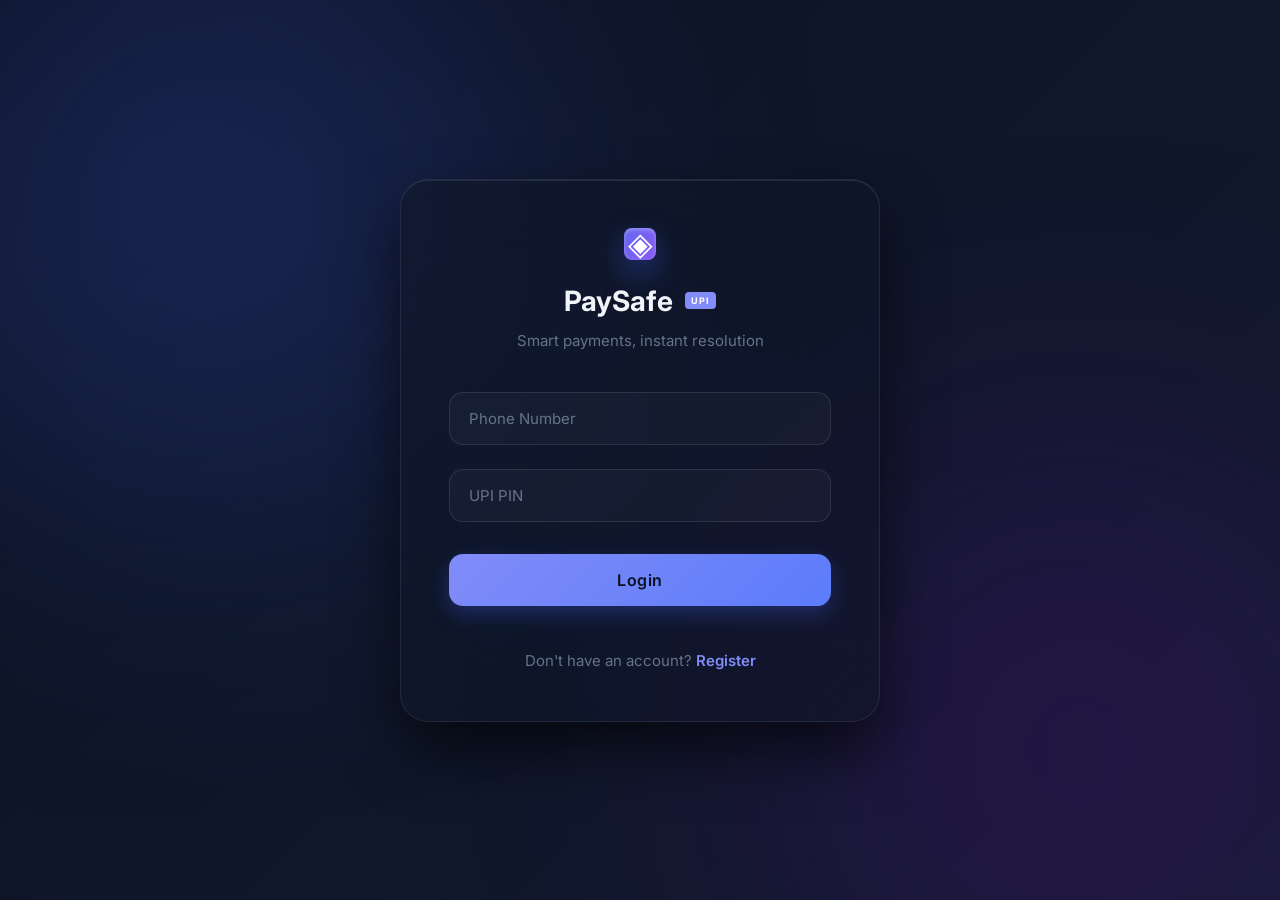
<file: static/index.html>
<!DOCTYPE html>
<html lang="en">

<head>
    <meta charset="UTF-8">
    <meta name="viewport" content="width=device-width, initial-scale=1.0">
    <title>PaySafe UPI — Smart Payments</title>
    <meta name="description" content="PaySafe UPI — A premium UPI payment app with smart dispute resolution">
    <link rel="preconnect" href="https://fonts.googleapis.com">
    <link rel="preconnect" href="https://fonts.gstatic.com" crossorigin>
    <link href="https://fonts.googleapis.com/css2?family=Inter:wght@300;400;500;600;700;800&display=swap"
        rel="stylesheet">
    <link rel="stylesheet" href="/static/style.css">
</head>

<body>
    <!-- ═══════════════ TOAST CONTAINER ═══════════════ -->
    <div id="toast-container"></div>

    <!-- ═══════════════ AUTH VIEW ═══════════════ -->
    <div id="auth-view" class="auth-wrapper">
        <div class="auth-container">
            <div class="auth-brand">
                <div class="nav-logo auth-logo"><span class="logo-icon">◈</span></div>
                <h1>PaySafe <span class="nav-badge auth-badge">UPI</span></h1>
                <p>Smart payments, instant resolution</p>
            </div>

            <!-- Login Form -->
            <form id="login-form" class="auth-form">
                <div class="form-group">
                    <input type="tel" id="login-phone" placeholder="e.g. 9876543210" required>
                    <label>Phone Number</label>
                </div>
                <div class="form-group">
                    <input type="password" id="login-pin" placeholder="4 or 6 digit PIN" required pattern="[0-9]{4,6}">
                    <label>UPI PIN</label>
                </div>
                <button type="submit" class="btn btn-primary w-100">Login</button>
                <div class="auth-switch">
                    Don't have an account? <a href="#" id="show-register">Register</a>
                </div>
            </form>

            <!-- Register Form -->
            <form id="register-form" class="auth-form hidden">
                <div class="form-group">
                    <input type="text" id="reg-name" placeholder="John Doe" required>
                    <label>Full Name</label>
                </div>
                <div class="form-group">
                    <input type="tel" id="reg-phone" placeholder="9876543210" required>
                    <label>Phone Number</label>
                </div>
                <div class="form-group">
                    <input type="email" id="reg-email" placeholder="john@example.com">
                    <label>Email Address</label>
                </div>
                <div class="form-group">
                    <input type="number" id="reg-balance" placeholder="5000" min="0" step="1" required>
                    <label>Opening Balance (₹)</label>
                </div>
                <div class="form-group">
                    <input type="password" id="reg-pin" placeholder="Enter a secure PIN" required pattern="[0-9]{4,6}">
                    <label>Set UPI PIN</label>
                </div>
                <button type="submit" class="btn btn-primary w-100">Create Account</button>
                <div class="auth-switch">
                    Already have an account? <a href="#" id="show-login">Login</a>
                </div>
            </form>
        </div>
    </div>

    <!-- ═══════════════ MAIN APP VIEW ═══════════════ -->
    <div id="main-app-view" class="hidden">

        <!-- ═══════════════ NAVIGATION ═══════════════ -->
        <nav id="main-nav">
            <div class="nav-brand">
                <div class="nav-logo">
                    <span class="logo-icon">◈</span>
                </div>
                <span class="nav-title">PaySafe</span>
                <span class="nav-badge">UPI</span>
            </div>
            <div class="nav-links">
                <a href="#" class="nav-link active" data-view="home" id="nav-home">
                    <span class="nav-link-icon">🏠</span>
                    <span>Home</span>
                </a>
                <a href="#" class="nav-link" data-view="history" id="nav-history">
                    <span class="nav-link-icon">📋</span>
                    <span>History</span>
                </a>
                <a href="#" class="nav-link" data-view="disputes" id="nav-disputes">
                    <span class="nav-link-icon">🛡️</span>
                    <span>Disputes</span>
                </a>

            </div>
            <div class="nav-user" id="nav-user-info">
                <div class="notif-wrapper" id="notif-wrapper">
                    <button class="notif-bell" id="notif-bell" title="Notifications">
                        🔔
                        <span class="notif-badge hidden" id="notif-badge">0</span>
                    </button>
                    <div class="notif-dropdown hidden" id="notif-dropdown">
                        <div class="notif-header">
                            <span class="notif-title">Notifications</span>
                            <div class="notif-actions">
                                <button class="notif-mark-read" id="notif-mark-read" title="Mark all read">✓</button>
                                <button class="notif-logout" id="nav-logout" title="Logout">🚪 Logout</button>
                            </div>
                        </div>
                        <div class="notif-list" id="notif-list">
                            <div class="notif-empty">No notifications yet</div>
                        </div>
                    </div>
                </div>
                <div class="nav-avatar" id="nav-avatar">N</div>
            </div>
        </nav>

        <!-- ═══════════════ MAIN CONTENT ═══════════════ -->
        <main id="app-content">

            <!-- ──── HOME VIEW ──── -->
            <section id="view-home" class="view active">
                <!-- Balance Card -->
                <div class="balance-card" id="balance-card">
                    <div class="balance-greeting">
                        <span class="wave-emoji">👋</span>
                        <span>Hello, <strong id="home-username">—</strong></span>
                    </div>
                    <div class="balance-label">Available Balance</div>
                    <div class="balance-amount" id="home-balance">₹ —</div>
                    <div class="balance-upi" id="home-upi">—</div>
                </div>

                <!-- Pay Button -->
                <div class="pay-section">
                    <button class="pay-button" id="btn-pay">
                        <span class="pay-icon">⟐</span>
                        <span>Pay</span>
                    </button>
                </div>

                <!-- Merchants Grid -->
                <div class="section-header">
                    <h2>Quick Pay</h2>
                </div>
                <div class="merchants-grid" id="merchants-grid">
                    <!-- Populated by JS -->
                </div>

                <!-- Recent Transactions -->
                <div class="section-header">
                    <h2>Recent Activity</h2>
                    <a href="#" class="see-all" data-view="history">See all →</a>
                </div>
                <div class="transactions-list" id="home-transactions">
                    <!-- Populated by JS -->
                </div>
            </section>

            <!-- ──── PAY VIEW (Drawer/Modal) ──── -->
            <div id="pay-overlay" class="overlay hidden">
                <div class="pay-drawer">
                    <!-- Step 1: Enter Amount -->
                    <div id="pay-step-1" class="pay-step active">
                        <div class="drawer-header">
                            <button class="btn-back" id="pay-close">✕</button>
                            <h3>Pay to</h3>
                        </div>
                        <div class="pay-merchant-info" id="pay-merchant-info">
                            <div class="pay-merchant-icon" id="pay-merchant-icon">🏪</div>
                            <div>
                                <div class="pay-merchant-name" id="pay-merchant-name">Merchant</div>
                                <div class="pay-merchant-upi" id="pay-merchant-upi">merchant@upi</div>
                            </div>
                        </div>
                        <div class="amount-input-wrap">
                            <span class="rupee-sign">₹</span>
                            <input type="number" id="pay-amount" class="amount-input" placeholder="0" min="1"
                                step="0.01" autofocus>
                        </div>
                        <button class="btn-primary" id="btn-proceed-pin">Proceed to Pay</button>
                    </div>

                    <!-- Step 2: Enter PIN -->
                    <div id="pay-step-2" class="pay-step">
                        <div class="drawer-header">
                            <button class="btn-back" id="pin-back">←</button>
                            <h3>Enter UPI PIN</h3>
                        </div>
                        <p class="pin-hint">Enter your 4-digit UPI PIN to confirm payment</p>
                        <div class="pin-dots" id="pin-dots">
                            <div class="pin-dot"></div>
                            <div class="pin-dot"></div>
                            <div class="pin-dot"></div>
                            <div class="pin-dot"></div>
                        </div>
                        <input type="password" id="pin-input" class="pin-hidden-input" maxlength="4" inputmode="numeric"
                            pattern="[0-9]*">
                        <div class="pin-keypad" id="pin-keypad">
                            <button class="key" data-key="1">1</button>
                            <button class="key" data-key="2">2</button>
                            <button class="key" data-key="3">3</button>
                            <button class="key" data-key="4">4</button>
                            <button class="key" data-key="5">5</button>
                            <button class="key" data-key="6">6</button>
                            <button class="key" data-key="7">7</button>
                            <button class="key" data-key="8">8</button>
                            <button class="key" data-key="9">9</button>
                            <button class="key key-empty"></button>
                            <button class="key" data-key="0">0</button>
                            <button class="key key-delete" data-key="del">⌫</button>
                        </div>
                    </div>

                    <!-- Step 3: Result -->
                    <div id="pay-step-3" class="pay-step">
                        <div class="pay-result" id="pay-result">
                            <div class="result-icon" id="result-icon">✓</div>
                            <div class="result-title" id="result-title">Payment Successful!</div>
                            <div class="result-amount" id="result-amount">₹ 0</div>
                            <div class="result-to" id="result-to">to Merchant</div>
                            <div class="result-txn" id="result-txn">TXN ID: —</div>
                            <div class="result-status-badge" id="result-status-badge">SUCCESS</div>
                            <button class="btn-primary" id="btn-done">Done</button>
                        </div>
                    </div>
                </div>
            </div>

            <!-- ──── DISPUTE MODAL (Replaces Native Prompt) ──── -->
            <div id="dispute-overlay" class="overlay hidden">
                <div class="pay-drawer">
                    <div class="drawer-header">
                        <button class="btn-back" id="dispute-close">✕</button>
                        <h3>Raise Dispute</h3>
                    </div>
                    <p style="color: var(--text-muted); font-size: 14px; margin-bottom: 16px;">
                        The AI agent will analyze this transaction automatically. Please tell us what went wrong.
                    </p>
                    <div class="form-group" style="margin-bottom: 24px;">
                        <input type="text" id="dispute-reason" value="Money debited but service/product not received"
                            style="width: 100%; box-sizing: border-box; background: rgba(255,255,255,0.05); color: white; border: 1px solid rgba(255,255,255,0.1); padding: 14px; border-radius: 12px; font-size: 14px;">
                    </div>
                    <button class="btn-primary" id="btn-submit-dispute" style="width: 100%;">Submit Dispute</button>
                </div>
            </div>

            <!-- ──── HISTORY VIEW ──── -->
            <section id="view-history" class="view">
                <div class="view-header">
                    <h1>Transaction History</h1>
                    <p class="subtitle">All your payments in one place</p>
                </div>
                <div class="filter-bar" id="filter-bar">
                    <button class="filter-chip active" data-filter="all">All</button>
                    <button class="filter-chip" data-filter="SUCCESS">Success</button>
                    <button class="filter-chip" data-filter="FAILED">Failed</button>
                    <button class="filter-chip" data-filter="DEBITED">Debited</button>
                </div>
                <div class="transactions-list full" id="history-transactions">
                    <!-- Populated by JS -->
                </div>
            </section>

            <!-- ──── DISPUTES VIEW ──── -->
            <section id="view-disputes" class="view">
                <div class="view-header">
                    <h1>Disputes</h1>
                    <p class="subtitle">Track and resolve your disputed transactions</p>
                </div>
                <div class="disputes-list" id="disputes-list">
                    <!-- Populated by JS -->
                </div>
                <div class="empty-state hidden" id="disputes-empty">
                    <div class="empty-icon">🛡️</div>
                    <h3>No disputes</h3>
                    <p>All your transactions are in good shape!</p>
                </div>
            </section>


        </main>
    </div>

    <script src="/static/app.js"></script>
</body>

</html>
</file>
<file: static/style.css>
/* ═══════════════════════════════════════════════════════════════════════════
   PaySafe UPI — Premium Dark Mode Design System
   ═══════════════════════════════════════════════════════════════════════════
   Aesthetic: Deep navy dark mode with indigo accents, glassmorphic cards,
   and premium fintech feel.
   ═══════════════════════════════════════════════════════════════════════════ */

/* ── CSS Custom Properties ──────────────────────────────────────────────── */
:root {
    /* Backgrounds */
    --bg-primary: #0B1120;
    --bg-secondary: #111827;
    --bg-card: rgba(255, 255, 255, 0.05);
    --bg-card-hover: rgba(255, 255, 255, 0.08);
    --bg-overlay: rgba(0, 0, 0, 0.6);
    --bg-nav: rgba(11, 17, 32, 0.85);

    /* Text */
    --text-primary: #F1F5F9;
    --text-secondary: #94A3B8;
    --text-muted: #64748B;

    /* Accent — vibrant indigo */
    --accent: #818CF8;
    --accent-hover: #6366F1;
    --accent-soft: rgba(129, 140, 248, 0.12);

    /* Status */
    --success: #34D399;
    --success-bg: rgba(52, 211, 153, 0.12);
    --error: #FB7185;
    --error-bg: rgba(251, 113, 133, 0.12);
    --warning: #FBBF24;
    --warning-bg: rgba(251, 191, 36, 0.12);
    --info: #818CF8;
    --info-bg: rgba(129, 140, 248, 0.12);

    /* Borders */
    --border-light: rgba(255, 255, 255, 0.08);
    --border-subtle: rgba(255, 255, 255, 0.04);

    /* Shadows — deep blue-tinted */
    --shadow-sm: 0 1px 3px rgba(0, 0, 0, 0.2);
    --shadow-md: 0 4px 14px rgba(0, 0, 0, 0.25);
    --shadow-lg: 0 8px 30px rgba(0, 0, 0, 0.3);
    --shadow-xl: 0 16px 48px rgba(0, 0, 0, 0.35);

    /* Sizing */
    --radius-xs: 8px;
    --radius-sm: 12px;
    --radius: 20px;
    --radius-lg: 24px;
    --radius-xl: 32px;
    --radius-pill: 9999px;
    --nav-height: 64px;
    --max-width: 520px;

    /* Transitions */
    --ease: cubic-bezier(0.25, 0.1, 0.25, 1);
    --ease-out: cubic-bezier(0.0, 0.0, 0.2, 1);
    --ease-spring: cubic-bezier(0.34, 1.56, 0.64, 1);
    --ease-smooth: cubic-bezier(0.4, 0, 0, 1);
    --duration: 0.2s;
    --duration-md: 0.35s;
    --duration-lg: 0.5s;
}

/* ── Reset & Base ───────────────────────────────────────────────────────── */
*,
*::before,
*::after {
    margin: 0;
    padding: 0;
    box-sizing: border-box;
}

html {
    font-size: 16px;
    -webkit-font-smoothing: antialiased;
    -moz-osx-font-smoothing: grayscale;
    scroll-behavior: smooth;
}

body {
    font-family: 'Inter', -apple-system, BlinkMacSystemFont, 'Segoe UI', sans-serif;
    background: linear-gradient(135deg, #0B1120 0%, #0F172A 50%, #131B2E 100%);
    color: var(--text-primary);
    min-height: 100vh;
    line-height: 1.5;
}

a {
    color: inherit;
    text-decoration: none;
}

button {
    cursor: pointer;
    border: none;
    font-family: inherit;
    background: none;
}

input {
    font-family: inherit;
}

/* ── Utility Classes ────────────────────────────────────────────────────── */
.hidden {
    display: none !important;
}

/* ── Auth View ──────────────────────────────────────────────────────────── */
.auth-wrapper {
    min-height: 100vh;
    width: 100vw;
    display: flex;
    align-items: center;
    justify-content: center;
    padding: 24px;
    background: var(--bg-dark);
    position: relative;
    overflow: hidden;
    z-index: 9999;
}

/* Background animated glowing orbs */
.auth-wrapper::before,
.auth-wrapper::after {
    content: '';
    position: absolute;
    width: 600px;
    height: 600px;
    border-radius: 50%;
    filter: blur(140px);
    z-index: -1;
    animation: authOrbFloat 20s infinite alternate cubic-bezier(0.4, 0, 0.2, 1);
}

.auth-wrapper::before {
    background: rgba(67, 97, 238, 0.25);
    /* Accent blue */
    top: -100px;
    left: -100px;
}

.auth-wrapper::after {
    background: rgba(114, 9, 183, 0.2);
    /* Deep purple */
    bottom: -150px;
    right: -100px;
    animation-delay: -10s;
}

@keyframes authOrbFloat {
    0% {
        transform: translate(0, 0) scale(1);
    }

    50% {
        transform: translate(150px, 100px) scale(1.1);
    }

    100% {
        transform: translate(-50px, 200px) scale(0.9);
    }
}

.auth-container {
    background: rgba(15, 23, 41, 0.6);
    border: 1px solid rgba(255, 255, 255, 0.08);
    border-radius: 28px;
    padding: 48px;
    width: 100%;
    max-width: 480px;
    box-shadow: 0 30px 60px rgba(0, 0, 0, 0.6),
        inset 0 1px 0 rgba(255, 255, 255, 0.1);
    backdrop-filter: blur(40px);
    -webkit-backdrop-filter: blur(40px);
    animation: authFadeUp 0.6s cubic-bezier(0.16, 1, 0.3, 1) forwards;
}

.auth-brand {
    text-align: center;
    margin-bottom: 40px;
}

.auth-logo {
    width: 64px;
    height: 64px;
    background: linear-gradient(135deg, var(--accent), #7209b7);
    border-radius: 20px;
    margin: 0 auto 20px;
    display: flex;
    align-items: center;
    justify-content: center;
    box-shadow: 0 12px 30px rgba(67, 97, 238, 0.4),
        inset 0 2px 4px rgba(255, 255, 255, 0.3);
}

.auth-logo .logo-icon {
    font-size: 32px;
    color: white;
}

.auth-brand h1 {
    font-size: 28px;
    margin-bottom: 8px;
    display: flex;
    align-items: center;
    justify-content: center;
    gap: 12px;
}

.auth-badge {
    font-size: 11px;
    padding: 4px 8px;
}

.auth-brand p {
    color: var(--text-muted);
    font-size: 15px;
    line-height: 1.5;
}

.auth-form {
    display: flex;
    flex-direction: column;
    gap: 20px;
}

/* Premium Floating Label Inputs */
.auth-form .form-group {
    position: relative;
    margin-bottom: 4px;
}

.auth-form .form-group label {
    position: absolute;
    top: 50%;
    left: 16px;
    transform: translateY(-50%);
    font-size: 15px;
    color: var(--text-muted);
    pointer-events: none;
    transition: all 0.2s cubic-bezier(0.4, 0, 0.2, 1);
    background: transparent;
    padding: 0 4px;
}

.auth-form input {
    width: 100%;
    padding: 24px 16px 8px 16px;
    /* Space for floating label */
    background: rgba(255, 255, 255, 0.03);
    border: 1px solid rgba(255, 255, 255, 0.1);
    border-radius: 14px;
    color: white;
    font-size: 15px;
    transition: all 0.2s ease;
}

.auth-form input::placeholder {
    color: transparent;
    /* Hide native placeholder */
}

.auth-form input:focus {
    background: rgba(255, 255, 255, 0.06);
    border-color: var(--accent);
    box-shadow: 0 0 0 4px rgba(67, 97, 238, 0.15);
    outline: none;
}

/* Floating label active state */
.auth-form input:focus~label,
.auth-form input:not(:placeholder-shown)~label,
.auth-form input:-webkit-autofill~label,
.auth-form input:is(:-webkit-autofill, :autofill)~label {
    top: 14px !important;
    font-size: 11px !important;
    color: var(--accent);
    font-weight: 600;
    text-transform: uppercase;
    letter-spacing: 0.5px;
}

/* Fix iOS/Webkit Autofill styling overriding dark mode */
.auth-form input:-webkit-autofill,
.auth-form input:-webkit-autofill:hover,
.auth-form input:-webkit-autofill:focus,
.auth-form input:-webkit-autofill:active {
    -webkit-box-shadow: 0 0 0 50px #1a233b inset !important;
    -webkit-text-fill-color: white !important;
    transition: background-color 5000s ease-in-out 0s;
}

.auth-form input:not(:focus):not(:placeholder-shown)~label {
    color: var(--text-muted);
}

.auth-form .btn {
    padding: 16px;
    font-size: 16px;
    font-weight: 600;
    margin-top: 8px;
    border-radius: 14px;
    letter-spacing: 0.5px;
    background: linear-gradient(135deg, var(--accent), #5c7cfa);
    box-shadow: 0 8px 20px rgba(67, 97, 238, 0.3);
}

.auth-form .btn:hover {
    transform: translateY(-2px);
    box-shadow: 0 12px 24px rgba(67, 97, 238, 0.4);
}

.auth-switch {
    text-align: center;
    margin-top: 24px;
    font-size: 15px;
    color: var(--text-muted);
}

.auth-switch a {
    color: var(--accent);
    text-decoration: none;
    font-weight: 600;
    transition: color 0.2s ease;
}

.auth-switch a:hover {
    color: #5c7cfa;
}

.w-100 {
    width: 100%;
}

@keyframes authFadeUp {
    from {
        opacity: 0;
        transform: translateY(30px) scale(0.98);
    }

    to {
        opacity: 1;
        transform: translateY(0) scale(1);
    }
}

/* Base hidden state for the app container to prevent bleed-through */
#main-app-view.hidden {
    display: none !important;
}

/* ── Navigation ─────────────────────────────────────────────────────────── */
#main-nav {
    position: fixed;
    top: 0;
    left: 0;
    right: 0;
    height: var(--nav-height);
    background: var(--bg-nav);
    backdrop-filter: blur(20px);
    -webkit-backdrop-filter: blur(20px);
    border-bottom: 1px solid var(--border-light);
    display: flex;
    align-items: center;
    justify-content: space-between;
    padding: 0 32px;
    z-index: 100;
}

.nav-brand {
    display: flex;
    align-items: center;
    gap: 8px;
}

.nav-logo {
    width: 32px;
    height: 32px;
    background: linear-gradient(135deg, #6366F1, #8B5CF6);
    border-radius: var(--radius-xs);
    display: flex;
    align-items: center;
    justify-content: center;
    font-size: 16px;
    color: white;
}

.nav-title {
    font-size: 18px;
    font-weight: 700;
    color: var(--text-primary);
    letter-spacing: -0.4px;
}

.nav-badge {
    font-size: 9px;
    font-weight: 700;
    background: var(--accent);
    color: white;
    padding: 2px 6px;
    border-radius: 4px;
    letter-spacing: 1px;
    text-transform: uppercase;
}

.nav-links {
    display: flex;
    gap: 2px;
}

.nav-link {
    display: flex;
    align-items: center;
    gap: 6px;
    padding: 8px 14px;
    border-radius: var(--radius-pill);
    font-size: 14px;
    font-weight: 500;
    color: var(--text-secondary);
    transition: all var(--duration) var(--ease);
    position: relative;
}

.nav-link:hover {
    color: var(--text-primary);
    background: var(--bg-card);
}

.nav-link.active {
    color: var(--text-primary);
    background: var(--bg-card);
    font-weight: 600;
}

.nav-link.active::after {
    display: none;
}

.nav-link-icon {
    font-size: 15px;
}

.nav-user {
    display: flex;
    align-items: center;
}

.nav-avatar {
    width: 34px;
    height: 34px;
    border-radius: 50%;
    background: linear-gradient(135deg, #6366F1, #8B5CF6);
    display: flex;
    align-items: center;
    justify-content: center;
    font-weight: 600;
    font-size: 14px;
    color: white;
}

/* ── Notification Bell ─────────────────────────────────────────────────── */
.notif-wrapper {
    position: relative;
    margin-right: 12px;
}

.notif-bell {
    background: none;
    border: none;
    font-size: 20px;
    cursor: pointer;
    position: relative;
    padding: 4px;
    line-height: 1;
    transition: transform 0.2s;
}

.notif-bell:hover {
    transform: scale(1.15);
}

.notif-badge {
    position: absolute;
    top: -2px;
    right: -4px;
    background: var(--error);
    color: white;
    font-size: 10px;
    font-weight: 700;
    min-width: 16px;
    height: 16px;
    border-radius: 10px;
    display: flex;
    align-items: center;
    justify-content: center;
    padding: 0 4px;
    animation: badge-pulse 2s ease-in-out infinite;
}

@keyframes badge-pulse {

    0%,
    100% {
        transform: scale(1);
    }

    50% {
        transform: scale(1.1);
    }
}

.notif-dropdown {
    position: absolute;
    top: calc(100% + 10px);
    right: -40px;
    width: 360px;
    max-height: 450px;
    /* Dark frosted glass background */
    background: rgba(15, 23, 41, 0.85);
    border: 1px solid rgba(255, 255, 255, 0.1);
    border-radius: var(--radius-lg);
    box-shadow: 0 20px 60px rgba(0, 0, 0, 0.5);
    z-index: 1001;
    overflow: hidden;
    /* Strong blur effect just on the dropdown */
    backdrop-filter: blur(24px);
    -webkit-backdrop-filter: blur(24px);
    animation: notif-slide-down 0.2s ease;
}

.notif-dropdown.hidden {
    display: none;
}

@keyframes notif-slide-down {
    from {
        opacity: 0;
        transform: translateY(-8px);
    }

    to {
        opacity: 1;
        transform: translateY(0);
    }
}



.notif-header {
    display: flex;
    justify-content: space-between;
    align-items: center;
    padding: 14px 16px;
    border-bottom: 1px solid var(--border-light);
}

.notif-title {
    font-size: 14px;
    font-weight: 600;
    color: var(--text-primary);
}

.notif-actions {
    display: flex;
    align-items: center;
    gap: 12px;
}

.notif-mark-read,
.notif-logout {
    background: none;
    border: none;
    font-size: 12px;
    font-weight: 500;
    cursor: pointer;
    transition: color 0.2s;
}

.notif-mark-read {
    color: var(--accent);
}

.notif-mark-read:hover {
    color: #5c7cfa;
}

.notif-logout {
    color: var(--error);
    display: flex;
    align-items: center;
    gap: 4px;
}

.notif-logout:hover {
    color: #ff6b6b;
}

.notif-list {
    max-height: 380px;
    overflow-y: auto;
}

.notif-empty {
    padding: 40px 20px;
    text-align: center;
    color: var(--text-muted);
    font-size: 13px;
}

.notif-item {
    display: flex;
    gap: 12px;
    padding: 12px 16px;
    border-bottom: 1px solid var(--border-light);
    transition: background 0.2s;
    cursor: default;
}

.notif-item:last-child {
    border-bottom: none;
}

.notif-item:hover {
    background: var(--bg-hover);
}

.notif-item.unread {
    background: rgba(67, 97, 238, 0.06);
    border-left: 3px solid var(--accent);
}

.notif-item.read {
    opacity: 0.7;
}

.notif-icon {
    font-size: 20px;
    flex-shrink: 0;
    margin-top: 2px;
}

.notif-content {
    flex: 1;
    min-width: 0;
}

.notif-item-title {
    font-size: 13px;
    font-weight: 600;
    color: var(--text-primary);
    margin-bottom: 2px;
}

.notif-item-msg {
    font-size: 12px;
    color: var(--text-secondary);
    line-height: 1.4;
    display: -webkit-box;
    -webkit-line-clamp: 2;
    line-clamp: 2;
    -webkit-box-orient: vertical;
    overflow: hidden;
}

.notif-item-time {
    font-size: 11px;
    color: var(--text-muted);
    margin-top: 4px;
}

/* ── Main Content ───────────────────────────────────────────────────────── */
#app-content {
    margin-top: var(--nav-height);
    max-width: var(--max-width);
    margin-left: auto;
    margin-right: auto;
    padding: 32px 16px 100px;
    position: relative;
}

/* ── View Transitions ───────────────────────────────────────────────────── */
.view {
    display: none;
}

.view.active {
    display: block;
    animation: viewEnter var(--duration-lg) var(--ease-smooth) both;
}

.view.exiting {
    animation: viewExit 0.25s var(--ease) forwards;
}

@keyframes viewEnter {
    from {
        opacity: 0;
        transform: translateY(16px) scale(0.98);
        filter: blur(4px);
    }

    60% {
        filter: blur(0px);
    }

    to {
        opacity: 1;
        transform: translateY(0) scale(1);
        filter: blur(0);
    }
}

@keyframes viewExit {
    from {
        opacity: 1;
        transform: translateY(0) scale(1);
    }

    to {
        opacity: 0;
        transform: translateY(-8px) scale(0.99);
    }
}

/* ── Balance Card ───────────────────────────────────────────────────────── */
.balance-card {
    background: linear-gradient(135deg, #6366F1 0%, #8B5CF6 50%, #A78BFA 100%);
    color: white;
    border-radius: var(--radius-xl);
    padding: 32px 28px;
    margin-bottom: 32px;
    position: relative;
    overflow: hidden;
    animation: cardFloat 0.6s var(--ease-spring) both;
    transition: transform 0.3s var(--ease), box-shadow 0.3s var(--ease);
}

.balance-card:hover {
    transform: translateY(-2px);
    box-shadow: 0 20px 40px rgba(99, 102, 241, 0.3);
}

@keyframes cardFloat {
    from {
        opacity: 0;
        transform: translateY(24px) scale(0.96);
    }

    to {
        opacity: 1;
        transform: translateY(0) scale(1);
    }
}

/* Subtle geometric accent — Revolut style */
.balance-card::before {
    content: '';
    position: absolute;
    top: -60%;
    right: -25%;
    width: 300px;
    height: 300px;
    background: rgba(255, 255, 255, 0.04);
    border-radius: 50%;
}

.balance-card::after {
    content: '';
    position: absolute;
    bottom: -50%;
    left: -15%;
    width: 220px;
    height: 220px;
    background: rgba(255, 255, 255, 0.03);
    border-radius: 50%;
}

.balance-greeting {
    font-size: 14px;
    font-weight: 400;
    color: rgba(255, 255, 255, 0.65);
    margin-bottom: 20px;
    position: relative;
    z-index: 1;
}

.balance-greeting strong {
    color: rgba(255, 255, 255, 0.9);
}

.wave-emoji {
    display: inline-block;
    animation: wave 2s ease-in-out infinite;
    transform-origin: 70% 70%;
}

@keyframes wave {

    0%,
    100% {
        transform: rotate(0deg);
    }

    15% {
        transform: rotate(14deg);
    }

    30% {
        transform: rotate(-8deg);
    }

    40% {
        transform: rotate(14deg);
    }

    50% {
        transform: rotate(-4deg);
    }

    60% {
        transform: rotate(10deg);
    }

    70% {
        transform: rotate(0deg);
    }
}

.balance-label {
    font-size: 11px;
    font-weight: 500;
    text-transform: uppercase;
    letter-spacing: 1.5px;
    color: rgba(255, 255, 255, 0.45);
    margin-bottom: 6px;
    position: relative;
    z-index: 1;
}

.balance-amount {
    font-size: 40px;
    font-weight: 700;
    color: white;
    letter-spacing: -1.5px;
    position: relative;
    z-index: 1;
    line-height: 1.1;
}

.balance-upi {
    font-size: 13px;
    color: rgba(255, 255, 255, 0.4);
    margin-top: 10px;
    position: relative;
    z-index: 1;
    font-family: 'Inter', monospace;
}

/* ── Pay Button ─────────────────────────────────────────────────────────── */
.pay-section {
    display: flex;
    justify-content: center;
    margin-bottom: 36px;
    animation: cardFloat 0.7s var(--ease-spring) 0.1s both;
}

.pay-button {
    width: 88px;
    height: 88px;
    border-radius: 50%;
    background: linear-gradient(135deg, #6366F1, #8B5CF6);
    color: white;
    font-size: 14px;
    font-weight: 600;
    display: flex;
    flex-direction: column;
    align-items: center;
    justify-content: center;
    gap: 2px;
    box-shadow: 0 8px 24px rgba(99, 102, 241, 0.35);
    transition: all 0.35s var(--ease-spring);
    position: relative;
    overflow: hidden;
}

/* Ripple effect on click */
.pay-button::before {
    content: '';
    position: absolute;
    width: 100%;
    height: 100%;
    background: radial-gradient(circle, rgba(255, 255, 255, 0.3) 0%, transparent 70%);
    border-radius: 50%;
    transform: scale(0);
    opacity: 0;
    transition: transform 0.5s var(--ease-out), opacity 0.3s;
}

.pay-button:active::before {
    transform: scale(2.5);
    opacity: 1;
    transition: transform 0s, opacity 0s;
}

.pay-button::after {
    content: '';
    position: absolute;
    inset: -4px;
    border-radius: 50%;
    border: 2px solid var(--border-light);
    transition: all 0.4s var(--ease-spring);
}

.pay-button:hover {
    transform: scale(1.08);
    box-shadow: 0 16px 40px rgba(99, 102, 241, 0.45);
}

.pay-button:hover::after {
    inset: -10px;
    border-color: var(--text-muted);
}

.pay-button:active {
    transform: scale(0.92);
    transition-duration: 0.1s;
}

.pay-icon {
    font-size: 24px;
    line-height: 1;
    transition: transform 0.3s var(--ease-spring);
}

.pay-button:hover .pay-icon {
    transform: scale(1.15);
}

/* ── Section Headers ────────────────────────────────────────────────────── */
.section-header {
    display: flex;
    align-items: center;
    justify-content: space-between;
    margin-bottom: 14px;
}

.section-header h2 {
    font-size: 15px;
    font-weight: 600;
    color: var(--text-primary);
    letter-spacing: -0.2px;
}

.see-all {
    font-size: 13px;
    color: var(--accent);
    font-weight: 500;
    transition: opacity var(--duration);
}

.see-all:hover {
    opacity: 0.7;
}

/* ── Merchants Grid ─────────────────────────────────────────────────────── */
.merchants-grid {
    display: grid;
    grid-template-columns: repeat(3, 1fr);
    gap: 10px;
    margin-bottom: 36px;
}

.merchant-card {
    background: var(--bg-card);
    border: none;
    border-radius: var(--radius);
    padding: 18px 12px 14px;
    text-align: center;
    transition: all 0.3s var(--ease-spring);
    cursor: pointer;
    animation: staggerEnter var(--duration-lg) var(--ease-spring) both;
}

/* Staggered entrance for each merchant card */
.merchant-card:nth-child(1) {
    animation-delay: 0.15s;
}

.merchant-card:nth-child(2) {
    animation-delay: 0.2s;
}

.merchant-card:nth-child(3) {
    animation-delay: 0.25s;
}

.merchant-card:nth-child(4) {
    animation-delay: 0.3s;
}

.merchant-card:nth-child(5) {
    animation-delay: 0.35s;
}

.merchant-card:nth-child(6) {
    animation-delay: 0.4s;
}

@keyframes staggerEnter {
    from {
        opacity: 0;
        transform: translateY(16px) scale(0.92);
    }

    to {
        opacity: 1;
        transform: translateY(0) scale(1);
    }
}

.merchant-card:hover {
    background: var(--bg-card-hover);
    transform: translateY(-4px) scale(1.02);
    box-shadow: var(--shadow-md);
}

.merchant-card:active {
    transform: translateY(0) scale(0.95);
    transition-duration: 0.1s;
}

.merchant-icon {
    width: 44px;
    height: 44px;
    border-radius: var(--radius-sm);
    display: flex;
    align-items: center;
    justify-content: center;
    font-size: 22px;
    margin: 0 auto 8px;
}

.merchant-name {
    font-size: 12px;
    font-weight: 600;
    color: var(--text-primary);
    white-space: nowrap;
    overflow: hidden;
    text-overflow: ellipsis;
}

.merchant-category {
    font-size: 11px;
    color: var(--text-muted);
    margin-top: 2px;
}

/* ── Transaction Items ──────────────────────────────────────────────────── */
.transactions-list {
    display: flex;
    flex-direction: column;
    gap: 1px;
}

.txn-item {
    display: flex;
    align-items: center;
    gap: 14px;
    padding: 14px 16px;
    background: var(--bg-primary);
    border-radius: var(--radius-sm);
    transition: all 0.25s var(--ease);
    cursor: default;
    animation: txnSlideIn 0.4s var(--ease-out) both;
}

/* Staggered transaction entrance */
.txn-item:nth-child(1) {
    animation-delay: 0.05s;
}

.txn-item:nth-child(2) {
    animation-delay: 0.1s;
}

.txn-item:nth-child(3) {
    animation-delay: 0.15s;
}

.txn-item:nth-child(4) {
    animation-delay: 0.2s;
}

.txn-item:nth-child(5) {
    animation-delay: 0.25s;
}

.txn-item:nth-child(6) {
    animation-delay: 0.3s;
}

.txn-item:nth-child(7) {
    animation-delay: 0.35s;
}

.txn-item:nth-child(8) {
    animation-delay: 0.4s;
}

@keyframes txnSlideIn {
    from {
        opacity: 0;
        transform: translateX(-12px);
    }

    to {
        opacity: 1;
        transform: translateX(0);
    }
}

.txn-item:hover {
    background: var(--bg-secondary);
    transform: translateX(4px);
}

.txn-icon {
    width: 40px;
    height: 40px;
    border-radius: 50%;
    display: flex;
    align-items: center;
    justify-content: center;
    font-size: 18px;
    flex-shrink: 0;
}

.txn-details {
    flex: 1;
    min-width: 0;
}

.txn-name {
    font-size: 14px;
    font-weight: 600;
    color: var(--text-primary);
}

.txn-time {
    font-size: 12px;
    color: var(--text-muted);
    margin-top: 1px;
}

.txn-right {
    text-align: right;
    flex-shrink: 0;
}

.txn-amount {
    font-size: 14px;
    font-weight: 600;
}

.txn-amount.debit {
    color: var(--text-primary);
}

.txn-status-badge {
    display: inline-block;
    font-size: 10px;
    font-weight: 600;
    padding: 2px 8px;
    border-radius: var(--radius-pill);
    margin-top: 4px;
    text-transform: uppercase;
    letter-spacing: 0.3px;
}

.txn-status-badge.success {
    background: var(--success-bg);
    color: var(--success);
}

.txn-status-badge.failed {
    background: var(--error-bg);
    color: var(--error);
}

.txn-status-badge.debited {
    background: var(--warning-bg);
    color: var(--warning);
}

.txn-status-badge.refunded {
    background: var(--info-bg);
    color: var(--info);
}

/* History items with dispute button */
.txn-item.with-actions {
    flex-wrap: wrap;
}

.txn-actions {
    width: 100%;
    display: flex;
    justify-content: flex-end;
    padding-top: 8px;
    border-top: 1px solid var(--border-subtle);
    margin-top: 8px;
}

.btn-dispute {
    font-size: 12px;
    font-weight: 600;
    color: var(--accent);
    background: var(--accent-soft);
    padding: 5px 14px;
    border-radius: var(--radius-pill);
    transition: all var(--duration) var(--ease);
}

.btn-dispute:hover {
    background: rgba(6, 102, 235, 0.14);
}

.btn-dispute:disabled {
    opacity: 0.4;
    cursor: not-allowed;
}

/* ── Pay Overlay / Drawer ───────────────────────────────────────────────── */
.overlay {
    position: fixed;
    inset: 0;
    background: rgba(0, 0, 0, 0);
    backdrop-filter: blur(0px);
    -webkit-backdrop-filter: blur(0px);
    z-index: 200;
    display: flex;
    align-items: flex-end;
    justify-content: center;
    animation: overlayIn 0.4s var(--ease-smooth) forwards;
}

.overlay.hidden {
    display: none;
}

.overlay.closing {
    animation: overlayOut 0.3s var(--ease) forwards;
}

@keyframes overlayIn {
    from {
        background: rgba(0, 0, 0, 0);
        backdrop-filter: blur(0px);
        -webkit-backdrop-filter: blur(0px);
    }

    to {
        background: rgba(0, 0, 0, 0.35);
        backdrop-filter: blur(8px);
        -webkit-backdrop-filter: blur(8px);
    }
}

@keyframes overlayOut {
    from {
        background: rgba(0, 0, 0, 0.35);
        backdrop-filter: blur(8px);
    }

    to {
        background: rgba(0, 0, 0, 0);
        backdrop-filter: blur(0px);
    }
}

.pay-drawer {
    width: 100%;
    max-width: var(--max-width);
    background: var(--bg-secondary);
    border-radius: var(--radius-xl) var(--radius-xl) 0 0;
    padding: 28px 24px 44px;
    animation: drawerSpringUp 0.5s var(--ease-spring);
    max-height: 90vh;
    overflow-y: auto;
    box-shadow: 0 -8px 40px rgba(0, 0, 0, 0.3);
    border: 1px solid var(--border-light);
    border-bottom: none;
}

.overlay.closing .pay-drawer {
    animation: drawerSlideDown 0.3s var(--ease) forwards;
}

@keyframes drawerSpringUp {
    0% {
        transform: translateY(100%);
        opacity: 0;
    }

    40% {
        opacity: 1;
    }

    100% {
        transform: translateY(0);
    }
}

@keyframes drawerSlideDown {
    from {
        transform: translateY(0);
        opacity: 1;
    }

    to {
        transform: translateY(100%);
        opacity: 0;
    }
}

.pay-step {
    display: none;
}

.pay-step.active {
    display: block;
    animation: stepSlideIn 0.35s var(--ease-smooth) both;
}

@keyframes stepSlideIn {
    from {
        opacity: 0;
        transform: translateX(20px);
    }

    to {
        opacity: 1;
        transform: translateX(0);
    }
}

.drawer-header {
    display: flex;
    align-items: center;
    gap: 14px;
    margin-bottom: 24px;
}

.drawer-header h3 {
    font-size: 17px;
    font-weight: 600;
    letter-spacing: -0.2px;
}

.btn-back {
    width: 36px;
    height: 36px;
    border-radius: 50%;
    background: var(--bg-card);
    color: var(--text-primary);
    font-size: 16px;
    display: flex;
    align-items: center;
    justify-content: center;
    transition: all 0.25s var(--ease-spring);
}

.btn-back:hover {
    background: var(--bg-card-hover);
    transform: scale(1.1);
}

.btn-back:active {
    transform: scale(0.9);
    transition-duration: 0.1s;
}

.pay-merchant-info {
    display: flex;
    align-items: center;
    gap: 14px;
    margin-bottom: 32px;
    padding: 16px;
    background: var(--bg-card);
    border-radius: var(--radius);
}

.pay-merchant-icon {
    width: 44px;
    height: 44px;
    border-radius: var(--radius-sm);
    display: flex;
    align-items: center;
    justify-content: center;
    font-size: 22px;
}

.pay-merchant-name {
    font-size: 15px;
    font-weight: 600;
    color: var(--text-primary);
}

.pay-merchant-upi {
    font-size: 12px;
    color: var(--text-muted);
    margin-top: 2px;
}

/* Amount Input */
.amount-input-wrap {
    display: flex;
    align-items: center;
    justify-content: center;
    gap: 4px;
    margin-bottom: 36px;
}

.rupee-sign {
    font-size: 40px;
    font-weight: 300;
    color: var(--text-muted);
}

.amount-input {
    width: 180px;
    font-size: 48px;
    font-weight: 700;
    color: var(--text-primary);
    background: none;
    border: none;
    outline: none;
    text-align: center;
    letter-spacing: -2px;
    caret-color: var(--accent);
}

.amount-input::placeholder {
    color: var(--bg-card-hover);
}

.amount-input::-webkit-inner-spin-button,
.amount-input::-webkit-outer-spin-button {
    -webkit-appearance: none;
    margin: 0;
}

.amount-input[type=number] {
    -moz-appearance: textfield;
    appearance: textfield;
}

/* Primary Button — Revolut pill style */
.btn-primary {
    width: 100%;
    padding: 16px;
    background: var(--text-primary);
    color: var(--bg-primary);
    font-size: 15px;
    font-weight: 600;
    border-radius: var(--radius-pill);
    transition: all 0.3s var(--ease-spring);
    letter-spacing: -0.1px;
    position: relative;
    overflow: hidden;
}

/* Shimmer on hover */
.btn-primary::after {
    content: '';
    position: absolute;
    top: 0;
    left: -100%;
    width: 100%;
    height: 100%;
    background: linear-gradient(90deg, transparent, rgba(255, 255, 255, 0.12), transparent);
    transition: left 0.5s var(--ease);
}

.btn-primary:hover::after {
    left: 100%;
}

.btn-primary:hover {
    transform: translateY(-2px);
    box-shadow: 0 8px 24px rgba(25, 28, 31, 0.2);
}

.btn-primary:active {
    transform: translateY(0) scale(0.97);
    transition-duration: 0.1s;
}

.btn-primary:disabled {
    opacity: 0.3;
    cursor: not-allowed;
    transform: none;
    box-shadow: none;
}

/* PIN Section */
.pin-hint {
    text-align: center;
    font-size: 14px;
    color: var(--text-secondary);
    margin-bottom: 24px;
}

.pin-dots {
    display: flex;
    justify-content: center;
    gap: 16px;
    margin-bottom: 32px;
}

.pin-dot {
    width: 14px;
    height: 14px;
    border-radius: 50%;
    border: 2px solid var(--border-light);
    background: var(--bg-primary);
    transition: all 0.25s var(--ease-spring);
}

.pin-dot.filled {
    background: var(--text-primary);
    border-color: var(--text-primary);
    animation: pinBounce 0.35s var(--ease-spring);
}

@keyframes pinBounce {
    0% {
        transform: scale(0.3);
    }

    50% {
        transform: scale(1.3);
    }

    100% {
        transform: scale(1);
    }
}

.pin-hidden-input {
    position: absolute;
    opacity: 0;
    pointer-events: none;
}

.pin-keypad {
    display: grid;
    grid-template-columns: repeat(3, 1fr);
    gap: 8px;
    max-width: 260px;
    margin: 0 auto;
}

.key {
    height: 54px;
    border-radius: var(--radius-sm);
    background: var(--bg-card);
    color: var(--text-primary);
    font-size: 20px;
    font-weight: 600;
    display: flex;
    align-items: center;
    justify-content: center;
    transition: all 0.2s var(--ease-spring);
    position: relative;
    overflow: hidden;
}

/* Key press ripple */
.key::after {
    content: '';
    position: absolute;
    inset: 0;
    background: radial-gradient(circle, rgba(25, 28, 31, 0.08) 0%, transparent 70%);
    border-radius: inherit;
    transform: scale(0);
    opacity: 0;
    transition: transform 0.4s var(--ease-out), opacity 0.2s;
}

.key:active::after {
    transform: scale(2);
    opacity: 1;
    transition: 0s;
}

.key:hover {
    background: var(--bg-card-hover);
    transform: scale(1.04);
}

.key:active {
    transform: scale(0.9);
    transition-duration: 0.08s;
}

.key-empty {
    background: transparent;
    pointer-events: none;
}

.key-delete {
    font-size: 18px;
}

/* Result Screen */
.pay-result {
    text-align: center;
    padding: 20px 0;
}

.result-icon {
    width: 72px;
    height: 72px;
    border-radius: 50%;
    display: flex;
    align-items: center;
    justify-content: center;
    font-size: 32px;
    margin: 0 auto 20px;
    animation: resultPop 0.4s var(--ease);
}

@keyframes resultPop {
    0% {
        transform: scale(0);
    }

    60% {
        transform: scale(1.1);
    }

    100% {
        transform: scale(1);
    }
}

.result-icon.success {
    background: var(--success-bg);
    color: var(--success);
}

.result-icon.failed {
    background: var(--error-bg);
    color: var(--error);
}

.result-icon.debited {
    background: var(--warning-bg);
    color: var(--warning);
}

.pay-result .result-title {
    font-size: 20px;
    font-weight: 700;
    letter-spacing: -0.3px;
    margin-bottom: 6px;
}

.pay-result .result-amount {
    font-size: 32px;
    font-weight: 700;
    letter-spacing: -1px;
    margin-bottom: 4px;
}

.result-to {
    font-size: 14px;
    color: var(--text-secondary);
    margin-bottom: 10px;
}

.result-txn {
    font-size: 11px;
    color: var(--text-muted);
    font-family: 'Inter', monospace;
    margin-bottom: 16px;
}

.result-status-badge {
    display: inline-block;
    font-size: 11px;
    font-weight: 700;
    padding: 6px 18px;
    border-radius: var(--radius-pill);
    margin-bottom: 28px;
    text-transform: uppercase;
    letter-spacing: 0.5px;
}

.result-status-badge.success {
    background: var(--success-bg);
    color: var(--success);
}

.result-status-badge.failed {
    background: var(--error-bg);
    color: var(--error);
}

.result-status-badge.debited {
    background: var(--warning-bg);
    color: var(--warning);
}

/* ── View Header ────────────────────────────────────────────────────────── */
.view-header {
    margin-bottom: 24px;
}

.view-header h1 {
    font-size: 26px;
    font-weight: 700;
    letter-spacing: -0.8px;
    color: var(--text-primary);
}

.subtitle {
    font-size: 14px;
    color: var(--text-muted);
    margin-top: 4px;
}

/* ── Filter Bar ─────────────────────────────────────────────────────────── */
.filter-bar {
    display: flex;
    gap: 6px;
    margin-bottom: 16px;
    overflow-x: auto;
    padding-bottom: 4px;
}

.filter-chip {
    padding: 7px 16px;
    border-radius: var(--radius-pill);
    font-size: 13px;
    font-weight: 500;
    background: var(--bg-card);
    color: var(--text-secondary);
    white-space: nowrap;
    transition: all 0.3s var(--ease-spring);
    border: none;
}

.filter-chip:hover {
    background: var(--bg-card-hover);
    color: var(--text-primary);
    transform: translateY(-1px);
}

.filter-chip:active {
    transform: scale(0.95);
    transition-duration: 0.1s;
}

.filter-chip.active {
    background: var(--text-primary);
    color: var(--bg-primary);
    box-shadow: 0 4px 12px rgba(25, 28, 31, 0.15);
}

/* ── Disputes List ──────────────────────────────────────────────────────── */
.disputes-list {
    display: flex;
    flex-direction: column;
    gap: 10px;
}

.dispute-card {
    background: var(--bg-card);
    border: none;
    border-radius: var(--radius);
    padding: 18px;
    transition: all 0.3s var(--ease);
    animation: staggerEnter var(--duration-lg) var(--ease-spring) both;
}

.dispute-card:nth-child(1) {
    animation-delay: 0.1s;
}

.dispute-card:nth-child(2) {
    animation-delay: 0.18s;
}

.dispute-card:nth-child(3) {
    animation-delay: 0.26s;
}

.dispute-card:nth-child(4) {
    animation-delay: 0.34s;
}

.dispute-card:hover {
    box-shadow: var(--shadow-sm);
}

.dispute-header {
    display: flex;
    justify-content: space-between;
    align-items: center;
    margin-bottom: 8px;
}

.dispute-id {
    font-size: 12px;
    color: var(--text-muted);
    font-family: 'Inter', monospace;
}

.dispute-status {
    font-size: 10px;
    font-weight: 700;
    padding: 3px 10px;
    border-radius: var(--radius-pill);
    text-transform: uppercase;
    letter-spacing: 0.3px;
}

.dispute-status.pending {
    background: var(--warning-bg);
    color: var(--warning);
}

.dispute-status.investigating {
    background: var(--info-bg);
    color: var(--info);
}

.dispute-status.resolved {
    background: var(--success-bg);
    color: var(--success);
}

.dispute-status.refund_initiated,
.dispute-status.refundinitiated {
    background: rgba(130, 71, 230, 0.08);
    color: #8247E6;
}

.dispute-txn-info {
    font-size: 13px;
    color: var(--text-secondary);
    margin-bottom: 10px;
}

.dispute-txn-info strong {
    color: var(--text-primary);
    font-weight: 600;
}

/* Audit Timeline */
.audit-timeline {
    border-top: 1px solid var(--border-subtle);
    padding-top: 10px;
    margin-top: 4px;
}

.audit-entry {
    display: flex;
    gap: 10px;
    padding: 5px 0;
    font-size: 12px;
    position: relative;
    padding-left: 18px;
}

.audit-entry::before {
    content: '';
    position: absolute;
    left: 4px;
    top: 11px;
    width: 6px;
    height: 6px;
    border-radius: 50%;
    background: var(--text-muted);
}

.audit-entry::after {
    content: '';
    position: absolute;
    left: 6px;
    top: 19px;
    width: 2px;
    height: calc(100% - 6px);
    background: var(--border-light);
}

.audit-entry:last-child::after {
    display: none;
}

.audit-change {
    color: var(--text-secondary);
    flex: 1;
}

.audit-time {
    color: var(--text-muted);
    font-size: 10px;
    white-space: nowrap;
}

/* ── Empty State ────────────────────────────────────────────────────────── */
.empty-state {
    text-align: center;
    padding: 48px 24px;
}

.empty-state.hidden {
    display: none;
}

.empty-icon {
    font-size: 40px;
    margin-bottom: 12px;
}

.empty-state h3 {
    font-size: 15px;
    font-weight: 600;
    margin-bottom: 4px;
}

.empty-state p {
    font-size: 13px;
    color: var(--text-muted);
}

/* ── Dispute Reasons ───────────────────────────────────────────────────── */
.dispute-reason {
    padding: 10px 14px;
    margin-top: 10px;
    background: var(--bg-card);
    border-left: 3px solid var(--accent);
    border-radius: var(--radius-xs);
    font-size: 13px;
    color: var(--text-secondary);
    line-height: 1.5;
}

.dispute-reason.admin {
    border-left-color: var(--success);
    background: var(--success-bg);
}

/* ── Agent Card ─────────────────────────────────────────────────────────── */
.agent-card {
    background: var(--bg-card);
    border: none;
    border-radius: var(--radius-xl);
    padding: 28px 24px;
}

.agent-status {
    display: flex;
    gap: 14px;
    align-items: flex-start;
    margin-bottom: 24px;
}

.agent-icon {
    font-size: 28px;
}

.agent-status h3 {
    font-size: 16px;
    font-weight: 700;
    margin-bottom: 4px;
    letter-spacing: -0.2px;
}

.agent-status p {
    font-size: 13px;
    color: var(--text-secondary);
    line-height: 1.5;
}

.agent-rules {
    display: flex;
    flex-direction: column;
    gap: 8px;
    margin-bottom: 24px;
}

.rule-card {
    display: flex;
    align-items: center;
    gap: 12px;
    padding: 12px 14px;
    background: var(--bg-primary);
    border-radius: var(--radius-sm);
}

.rule-icon {
    font-size: 18px;
    width: 34px;
    height: 34px;
    display: flex;
    align-items: center;
    justify-content: center;
    border-radius: var(--radius-xs);
    flex-shrink: 0;
}

.rule-icon.stuck {
    background: var(--success-bg);
}

.rule-icon.alarm {
    background: var(--warning-bg);
}

.rule-icon.fail {
    background: var(--error-bg);
}

.rule-label {
    font-size: 13px;
    font-weight: 600;
    color: var(--text-primary);
    min-width: 96px;
}

.rule-desc {
    font-size: 11px;
    color: var(--text-muted);
    flex: 1;
}

/* Agent Run Button — Revolut primary pill */
.btn-agent {
    width: 100%;
    padding: 14px;
    background: var(--text-primary);
    color: var(--bg-primary);
    font-size: 15px;
    font-weight: 600;
    border-radius: var(--radius-pill);
    display: flex;
    align-items: center;
    justify-content: center;
    gap: 8px;
    transition: all 0.3s var(--ease-spring);
    position: relative;
    overflow: hidden;
}

.btn-agent::after {
    content: '';
    position: absolute;
    top: 0;
    left: -100%;
    width: 100%;
    height: 100%;
    background: linear-gradient(90deg, transparent, rgba(255, 255, 255, 0.1), transparent);
    transition: left 0.5s var(--ease);
}

.btn-agent:hover::after {
    left: 100%;
}

.btn-agent:hover {
    transform: translateY(-2px);
    box-shadow: 0 8px 24px rgba(25, 28, 31, 0.2);
}

.btn-agent:active {
    transform: translateY(0) scale(0.97);
    transition-duration: 0.1s;
}

.btn-agent:disabled {
    opacity: 0.3;
    cursor: not-allowed;
    transform: none;
}

.agent-btn-icon {
    font-size: 12px;
}

/* Agent Results */
.agent-results {
    margin-top: 16px;
    background: var(--bg-card);
    border: none;
    border-radius: var(--radius-xl);
    padding: 24px;
}

.agent-results.hidden {
    display: none;
}

.agent-results h3 {
    font-size: 16px;
    font-weight: 700;
    margin-bottom: 14px;
    letter-spacing: -0.2px;
}

.agent-result-item {
    padding: 14px 16px;
    background: var(--bg-primary);
    border-radius: var(--radius-sm);
    margin-bottom: 10px;
    border-left: 3px solid var(--accent);
    animation: staggerEnter 0.4s var(--ease-spring) both;
}

.agent-result-item:nth-child(1) {
    animation-delay: 0.1s;
}

.agent-result-item:nth-child(2) {
    animation-delay: 0.2s;
}

.agent-result-item:nth-child(3) {
    animation-delay: 0.3s;
}

.agent-result-item:nth-child(4) {
    animation-delay: 0.4s;
}

.agent-result-item .txn-id-label {
    font-size: 11px;
    font-family: 'Inter', monospace;
    color: var(--text-muted);
    margin-bottom: 3px;
}

.agent-result-item .resolution-label {
    font-size: 13px;
    font-weight: 600;
    color: var(--text-primary);
}

.agent-result-item .resolution-detail {
    font-size: 12px;
    color: var(--text-secondary);
    margin-top: 2px;
}

/* ── AI Analysis Card ─────────────────────────────────────────────────── */
.ai-analysis-card {
    margin-top: 10px;
    padding: 12px 14px;
    background: var(--bg-card);
    border-radius: var(--radius-xs);
    border: 1px solid var(--border-light);
}

.ai-header {
    display: flex;
    align-items: center;
    gap: 8px;
    margin-bottom: 6px;
    flex-wrap: wrap;
}

.ai-badge {
    font-size: 10px;
    font-weight: 700;
    padding: 3px 8px;
    border-radius: var(--radius-pill);
    background: var(--accent-soft);
    color: var(--accent);
    letter-spacing: 0.5px;
}

.ai-risk-badge {
    font-size: 11px;
    font-weight: 600;
    padding: 3px 10px;
    border-radius: var(--radius-pill);
}

.ai-action {
    font-size: 12px;
    font-weight: 600;
    color: var(--text-primary);
    margin-bottom: 4px;
}

.ai-explanation {
    font-size: 12px;
    color: var(--text-secondary);
    line-height: 1.5;
}

.agent-summary {
    display: grid;
    grid-template-columns: repeat(auto-fit, minmax(80px, 1fr));
    gap: 8px;
    margin-bottom: 14px;
}

.summary-stat {
    text-align: center;
    padding: 14px 8px;
    background: var(--bg-primary);
    border-radius: var(--radius-sm);
}

.summary-stat .stat-value {
    font-size: 24px;
    font-weight: 700;
    color: var(--text-primary);
    letter-spacing: -0.5px;
}

.summary-stat .stat-label {
    font-size: 10px;
    color: var(--text-muted);
    text-transform: uppercase;
    letter-spacing: 0.5px;
    margin-top: 2px;
    font-weight: 500;
}

/* ── Toast Notifications ────────────────────────────────────────────────── */
#toast-container {
    position: fixed;
    top: calc(var(--nav-height) + 12px);
    right: 16px;
    z-index: 500;
    display: flex;
    flex-direction: column;
    gap: 8px;
}

.toast {
    background: var(--text-primary);
    border: none;
    border-radius: var(--radius-sm);
    padding: 12px 18px;
    font-size: 13px;
    font-weight: 500;
    color: var(--bg-primary);
    box-shadow: var(--shadow-xl);
    display: flex;
    align-items: center;
    gap: 8px;
    min-width: 240px;
    max-width: 360px;
    animation: toastIn 0.3s var(--ease);
}

.toast.removing {
    animation: toastOut 0.25s var(--ease) forwards;
}

/* All toasts use the dark style — status conveyed by icon */
.toast.success,
.toast.error,
.toast.warning {
    border-left: none;
}

@keyframes toastIn {
    from {
        transform: translateY(-12px);
        opacity: 0;
    }

    to {
        transform: translateY(0);
        opacity: 1;
    }
}

@keyframes toastOut {
    from {
        transform: translateY(0);
        opacity: 1;
    }

    to {
        transform: translateY(-12px);
        opacity: 0;
    }
}

/* ── Loading Spinner ────────────────────────────────────────────────────── */
.spinner {
    width: 18px;
    height: 18px;
    border: 2px solid rgba(255, 255, 255, 0.25);
    border-top-color: white;
    border-radius: 50%;
    animation: spin 0.6s linear infinite;
    display: inline-block;
}

@keyframes spin {
    to {
        transform: rotate(360deg);
    }
}

/* ── Admin Dashboard ──────────────────────────────────────────────────────── */
.flex-between {
    display: flex;
    justify-content: space-between;
    align-items: center;
}

.btn-danger {
    background: rgba(251, 113, 133, 0.15);
    color: var(--error);
    padding: 8px 16px;
    border-radius: var(--radius-sm);
    font-size: 13px;
    font-weight: 600;
    display: flex;
    align-items: center;
    gap: 6px;
    transition: all var(--duration) var(--ease);
}

.btn-danger:hover {
    background: rgba(251, 113, 133, 0.25);
    transform: translateY(-1px);
}

.admin-disputes-list {
    display: flex;
    flex-direction: column;
    gap: 16px;
    margin-top: 24px;
}

.admin-dispute-card {
    background: var(--bg-card);
    border: 1px solid var(--border-light);
    border-radius: var(--radius-sm);
    padding: 20px;
    position: relative;
    overflow: hidden;
}

.admin-dispute-card.highlight {
    border-color: rgba(251, 191, 36, 0.4);
    box-shadow: 0 4px 20px rgba(251, 191, 36, 0.08);
}

.admin-card-header {
    display: flex;
    justify-content: space-between;
    align-items: flex-start;
    margin-bottom: 16px;
    padding-bottom: 12px;
    border-bottom: 1px solid var(--border-subtle);
}

.dispute-id {
    font-size: 15px;
    font-weight: 700;
    color: var(--text-primary);
}

.dispute-txn {
    font-size: 12px;
    color: var(--text-muted);
    font-family: monospace;
    margin-top: 4px;
}

.admin-status-badge {
    font-size: 11px;
    font-weight: 700;
    padding: 4px 10px;
    border-radius: var(--radius-pill);
    text-transform: uppercase;
}

.admin-status-badge.manual_review {
    background: var(--warning-bg);
    color: var(--warning);
}

.admin-status-badge.resolved {
    background: var(--success-bg);
    color: var(--success);
}

.admin-status-badge.pending,
.admin-status-badge.investigating {
    background: var(--info-bg);
    color: var(--info);
}

.admin-card-body {
    display: grid;
    grid-template-columns: 1fr 1fr;
    gap: 12px;
    margin-bottom: 20px;
}

.admin-detail-row {
    display: flex;
    flex-direction: column;
    gap: 4px;
}

.detail-lbl {
    font-size: 11px;
    color: var(--text-muted);
    text-transform: uppercase;
    font-weight: 600;
}

.detail-val {
    font-size: 14px;
    color: var(--text-primary);
}

.admin-actions {
    display: flex;
    gap: 10px;
    margin-top: 16px;
    padding-top: 16px;
    border-top: 1px solid var(--border-subtle);
}

.btn-resolve-approve,
.btn-resolve-reject {
    flex: 1;
    padding: 10px;
    border-radius: var(--radius-sm);
    font-size: 13px;
    font-weight: 600;
    transition: all var(--duration) var(--ease);
}

.btn-resolve-approve {
    background: var(--success-bg);
    color: var(--success);
}

.btn-resolve-approve:hover {
    background: rgba(52, 211, 153, 0.2);
    transform: translateY(-2px);
}

.btn-resolve-reject {
    background: var(--error-bg);
    color: var(--error);
}

.btn-resolve-reject:hover {
    background: rgba(251, 113, 133, 0.2);
    transform: translateY(-2px);
}

.admin-resolved-label {
    text-align: center;
    font-size: 13px;
    font-weight: 600;
    color: var(--success);
    margin-top: 12px;
    padding: 8px;
    background: var(--success-bg);
    border-radius: var(--radius-sm);
}

/* ── Responsive ─────────────────────────────────────────────────────────── */
@media (max-width: 600px) {
    #main-nav {
        padding: 0 16px;
    }

    .nav-links {
        gap: 0;
    }

    .nav-link span:not(.nav-link-icon) {
        display: none;
    }

    .nav-link {
        padding: 8px 10px;
    }

    .merchants-grid {
        gap: 8px;
    }

    .balance-amount {
        font-size: 32px;
    }

    .amount-input {
        font-size: 36px;
    }

    #app-content {
        padding: 24px 12px 80px;
    }
}
</file>
